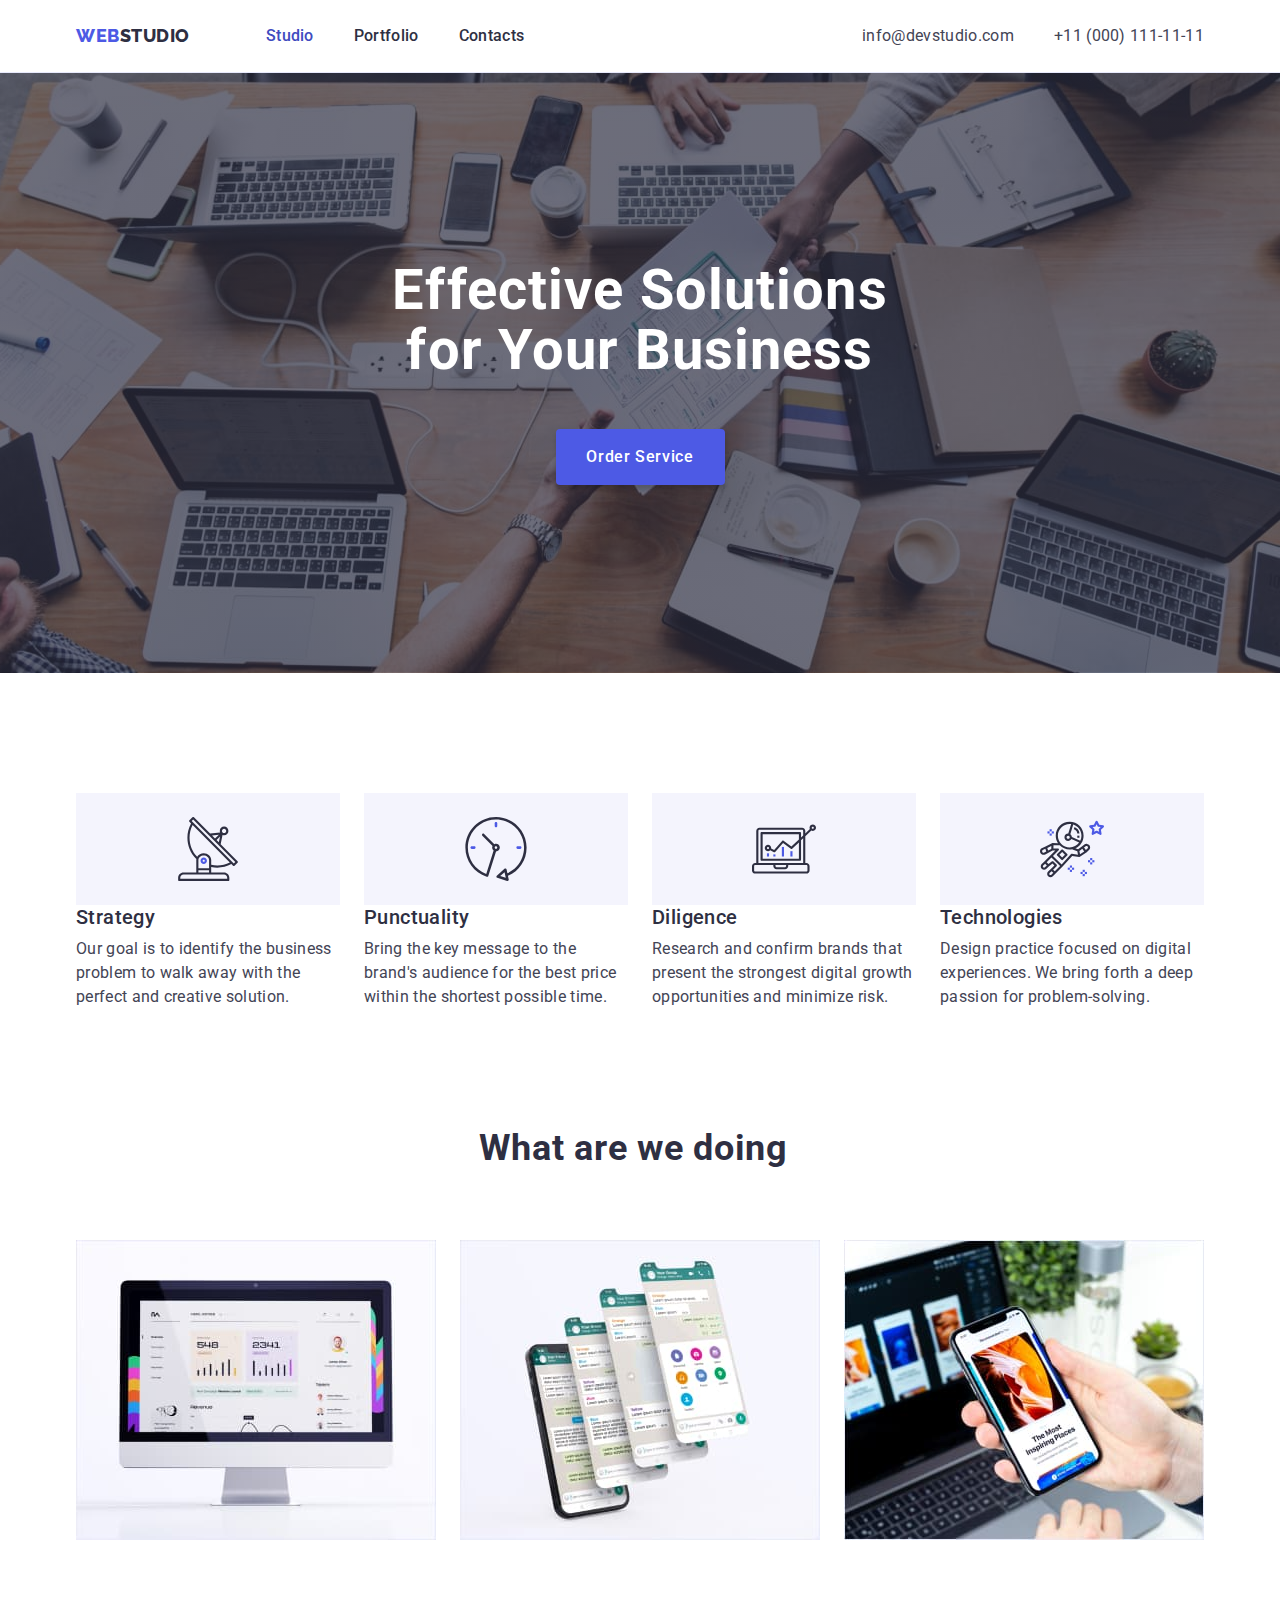
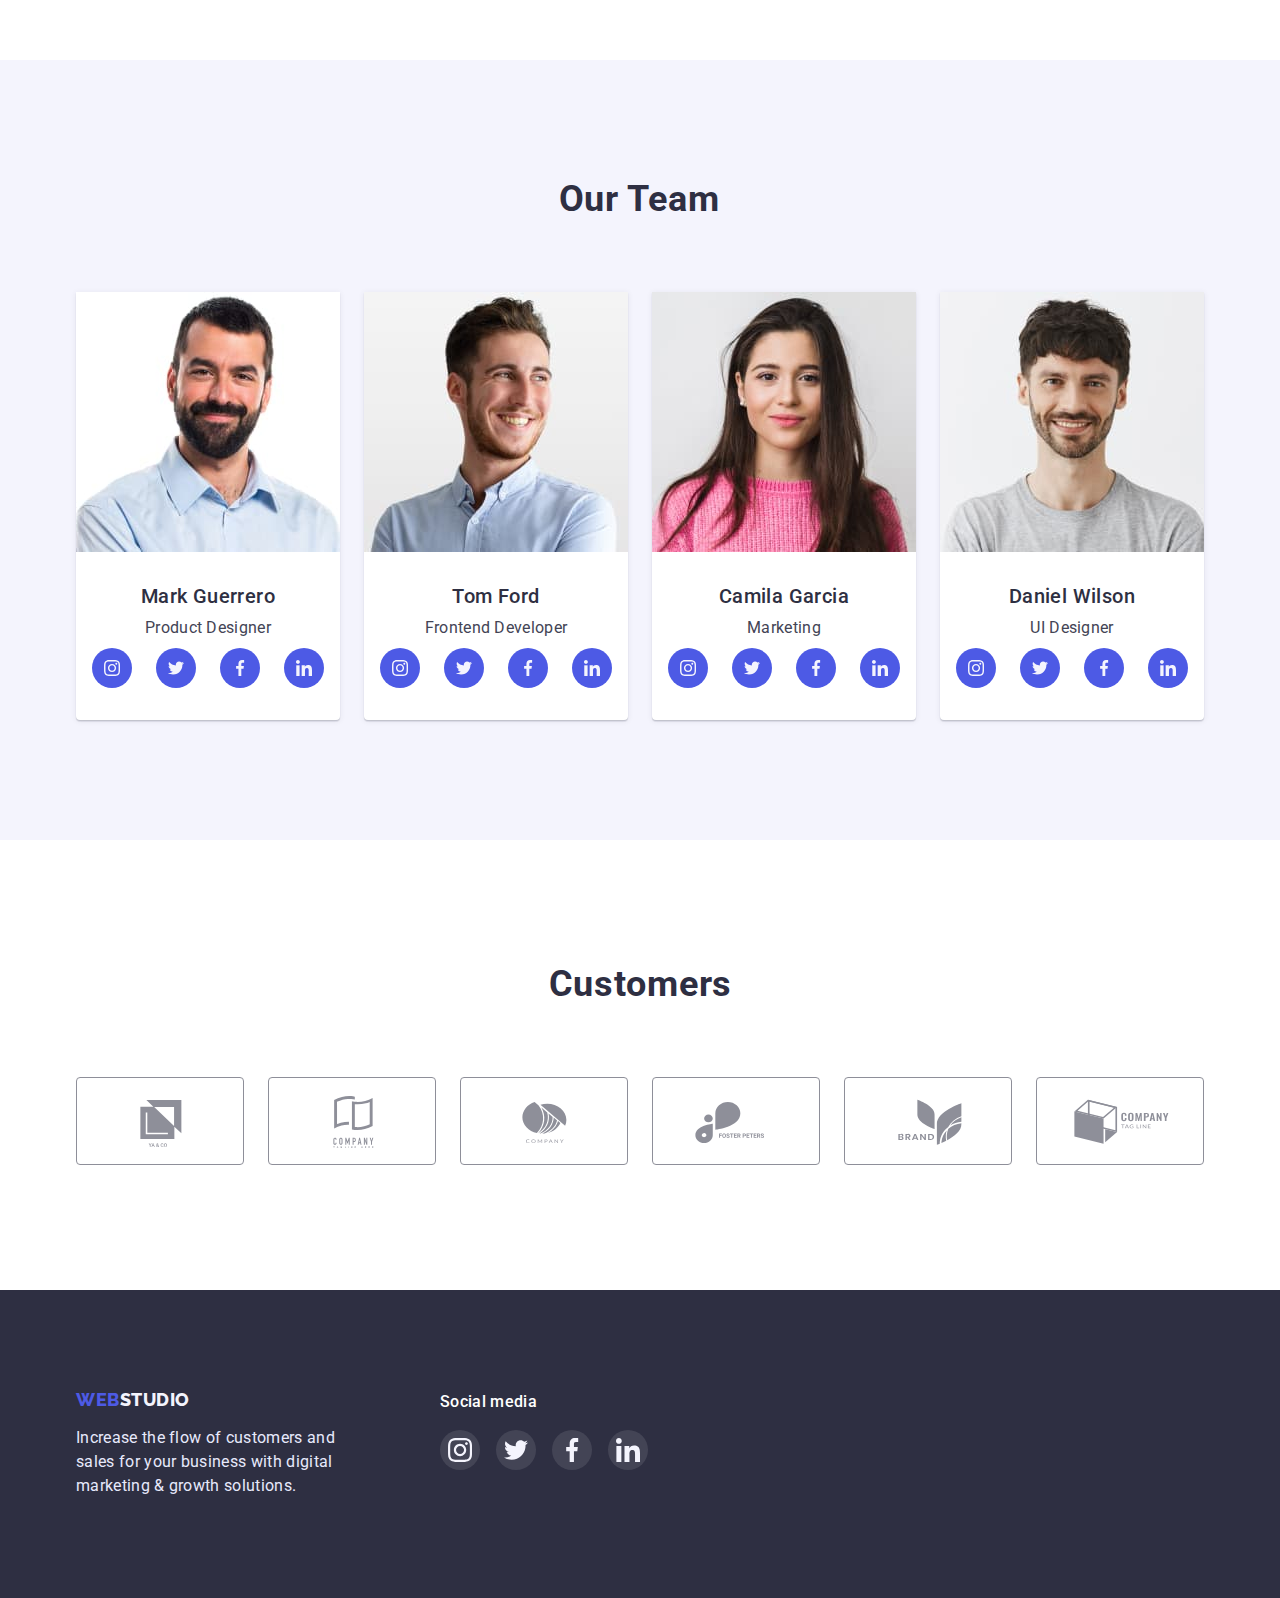
<file: index.html>
<!DOCTYPE html>
<html lang="en">
  <head>
    <meta charset="UTF-8" />
    <meta http-equiv="X-UA-Compatible" content="IE=edge" />
    <meta name="viewport" content="width=device-width, initial-scale=1.0" />
    <title>Webstudio</title>
    <link rel="preconnect" href="https://fonts.googleapis.com" />
    <link rel="preconnect" href="https://fonts.gstatic.com" crossorigin />
    <link
      href="https://fonts.googleapis.com/css2?family=Raleway:wght@800&family=Roboto:wght@400;500;700;900&display=swap"
      rel="stylesheet"
    />
    <link
      rel="stylesheet"
      href="https://cdnjs.cloudflare.com/ajax/libs/modern-normalize/1.1.0/modern-normalize.min.css"
    />

    <link rel="stylesheet" href="./css/styles.css" />
  </head>

  <body>
    <header class="header">
      <div class="container header-container">
        <nav class="header-navigation">
          <a class="header-logo link" href="./index.html"
            >Web<span class="color">Studio</span></a
          >
          <ul class="header-list list">
            <li>
              <a class="header-item link current" href="./index.html">Studio</a>
            </li>
            <li>
              <a class="header-item link" href="./portfolio.html">Portfolio</a>
            </li>
            <li>
              <a class="header-item link" href="#">Contacts</a>
            </li>
          </ul>
        </nav>
        <address>
          <ul class="list address-list">
            <li>
              <a class="header-mail link" href="mailto:info@devstudio.com"
                >info@devstudio.com</a
              >
            </li>
            <li>
              <a class="header-tel link" href="tel:+110001111111"
                >+11 (000) 111-11-11</a
              >
            </li>
          </ul>
        </address>
      </div>
    </header>

    <main>
      <section class="hero">
        <h1 class="hero-title">Effective Solutions for Your Business</h1>
        <button class="hero-btn" type="button">Order Service</button>
      </section>

      <section class="about">
        <div class="container">
          <h2 class="visually-hidden">Features</h2>
          <ul class="features-list list">
            <li class="features-item">
              <div class="icon-features">
                <svg width="64px" height="64px" class="icon">
                  <use href="./images/icons.svg#icon-antenna"></use>
                </svg>
              </div>
              <h3 class="features-subtitle">Strategy</h3>
              <p class="features-text">
                Our goal is to identify the business problem to walk away with
                the perfect and creative solution.
              </p>
            </li>
            <li class="features-item">
              <div class="icon-features">
                <svg width="64px" height="64px" class="icon">
                  <use href="./images/icons.svg#icon-clock"></use>
                </svg>
              </div>

              <h3 class="features-subtitle">Punctuality</h3>
              <p class="features-text">
                Bring the key message to the brand's audience for the best price
                within the shortest possible time.
              </p>
            </li>
            <li class="features-item">
              <div class="icon-features">
                <svg width="64px" height="64px" class="icon">
                  <use href="./images/icons.svg#icon-diagram"></use>
                </svg>
              </div>
              <h3 class="features-subtitle">Diligence</h3>
              <p class="features-text">
                Research and confirm brands that present the strongest digital
                growth opportunities and minimize risk.
              </p>
            </li>
            <li class="features-item">
              <div class="icon-features">
                <svg width="64px" height="64px" class="icon">
                  <use href="./images/icons.svg#icon-astronaut"></use>
                </svg>
              </div>
              <h3 class="features-subtitle">Technologies</h3>
              <p class="features-text">
                Design practice focused on digital experiences. We bring forth a
                deep passion for problem-solving.
              </p>
            </li>
          </ul>
        </div>
      </section>

      <section class="doing">
        <div class="container">
          <h2 class="doing-title">What are we doing</h2>
          <ul class="doing-list list">
            <li class="doing-item">
              <img
                src="./images/img1.jpg"
                alt="Desktop"
                width="360"
                height="300"
              />
            </li>
            <li class="doing-item">
              <img
                src="./images/img2.jpg"
                alt="Phone"
                width="360"
                height="300"
              />
            </li>
            <li class="doing-item">
              <img
                src="./images/img3.jpg"
                alt="Phone with desktop"
                width="360"
                height="300"
              />
            </li>
          </ul>
        </div>
      </section>

      <section class="team">
        <div class="container">
          <h2 class="team-title">Our Team</h2>
          <ul class="team-list list">
            <li class="team-item">
              <img
                class="team-img"
                src="./images/img11.jpg"
                alt="Mark Guerrero"
                width="264"
                height="260"
              />
              <div class="team-item-hp">
                <h3 class="team-subtitle">Mark Guerrero</h3>
                <p class="team-text">Product Designer</p>
                <ul class="team-soc-list list">
                  <li class="team-soc-item">
                    <a class="team-soc-link link" href="">
                      <svg class="team-soc-icon" width="16px" height="16px">
                        <use href="./images/icons.svg#icon-instagram"></use>
                      </svg>
                    </a>
                  </li>
                  <li class="team-soc-item">
                    <a class="team-soc-link link" href="">
                      <svg class="team-soc-icon" width="16px" height="16px">
                        <use href="./images/icons.svg#icon-twitter-1"></use>
                      </svg>
                    </a>
                  </li>
                  <li class="team-soc-item">
                    <a class="team-soc-link link" href="">
                      <svg class="team-soc-icon" width="16px" height="16px">
                        <use href="./images/icons.svg#icon-facebook"></use>
                      </svg>
                    </a>
                  </li>
                  <li class="team-soc-item">
                    <a class="team-soc-link link" href="">
                      <svg class="team-soc-icon" width="16px" height="16px">
                        <use href="./images/icons.svg#icon-linkedin"></use>
                      </svg>
                    </a>
                  </li>
                </ul>
              </div>
            </li>
            <li class="team-item">
              <img
                class="team-img"
                src="./images/img22.jpg"
                alt="Tom Ford"
                width="264"
                height="260"
              />
              <div class="team-item-hp">
                <h3 class="team-subtitle">Tom Ford</h3>
                <p class="team-text">Frontend Developer</p>
                <ul class="team-soc-list list">
                  <li class="team-soc-item">
                    <a class="team-soc-link link" href="">
                      <svg class="team-soc-icon" width="16px" height="16px">
                        <use href="./images/icons.svg#icon-instagram"></use>
                      </svg>
                    </a>
                  </li>
                  <li class="team-soc-item">
                    <a class="team-soc-link link" href="">
                      <svg class="team-soc-icon" width="16px" height="16px">
                        <use href="./images/icons.svg#icon-twitter-1"></use>
                      </svg>
                    </a>
                  </li>
                  <li class="team-soc-item">
                    <a class="team-soc-link link" href="">
                      <svg class="team-soc-icon" width="16px" height="16px">
                        <use href="./images/icons.svg#icon-facebook"></use>
                      </svg>
                    </a>
                  </li>
                  <li class="team-soc-item">
                    <a class="team-soc-link link" href="">
                      <svg class="team-soc-icon" width="16px" height="16px">
                        <use href="./images/icons.svg#icon-linkedin"></use>
                      </svg>
                    </a>
                  </li>
                </ul>
              </div>
            </li>
            <li class="team-item">
              <img
                class="team-img"
                src="./images/img33.jpg"
                alt="Camila Garcia"
                width="264"
                height="260"
              />
              <div class="team-item-hp">
                <h3 class="team-subtitle">Camila Garcia</h3>
                <p class="team-text">Marketing</p>
                <ul class="team-soc-list list">
                  <li class="team-soc-item">
                    <a class="team-soc-link link" href="">
                      <svg class="team-soc-icon" width="16px" height="16px">
                        <use href="./images/icons.svg#icon-instagram"></use>
                      </svg>
                    </a>
                  </li>
                  <li class="team-soc-item">
                    <a class="team-soc-link link" href="">
                      <svg class="team-soc-icon" width="16px" height="16px">
                        <use href="./images/icons.svg#icon-twitter-1"></use>
                      </svg>
                    </a>
                  </li>
                  <li class="team-soc-item">
                    <a class="team-soc-link link" href="">
                      <svg class="team-soc-icon" width="16px" height="16px">
                        <use href="./images/icons.svg#icon-facebook"></use>
                      </svg>
                    </a>
                  </li>
                  <li class="team-soc-item">
                    <a class="team-soc-link link" href="">
                      <svg class="team-soc-icon" width="16px" height="16px">
                        <use href="./images/icons.svg#icon-linkedin"></use>
                      </svg>
                    </a>
                  </li>
                </ul>
              </div>
            </li>
            <li class="team-item">
              <img
                class="team-img"
                src="./images/img44.jpg"
                alt="Daniel Wilson"
                width="264"
                height="260"
              />
              <div class="team-item-hp">
                <h3 class="team-subtitle">Daniel Wilson</h3>
                <p class="team-text">UI Designer</p>
                <ul class="team-soc-list list">
                  <li class="team-soc-item">
                    <a class="team-soc-link link" href="">
                      <svg class="team-soc-icon" width="16px" height="16px">
                        <use href="./images/icons.svg#icon-instagram"></use>
                      </svg>
                    </a>
                  </li>
                  <li class="team-soc-item">
                    <a class="team-soc-link link" href="">
                      <svg class="team-soc-icon" width="16px" height="16px">
                        <use href="./images/icons.svg#icon-twitter-1"></use>
                      </svg>
                    </a>
                  </li>
                  <li class="team-soc-item">
                    <a class="team-soc-link link" href="">
                      <svg class="team-soc-icon" width="16px" height="16px">
                        <use href="./images/icons.svg#icon-facebook"></use>
                      </svg>
                    </a>
                  </li>
                  <li class="team-soc-item">
                    <a class="team-soc-link link" href="">
                      <svg class="team-soc-icon" width="16px" height="16px">
                        <use href="./images/icons.svg#icon-linkedin"></use>
                      </svg>
                    </a>
                  </li>
                </ul>
              </div>
            </li>
          </ul>
        </div>
      </section>
      <div class="container">
        <h2 class="customers-title">Customers</h2>
        <ul class="customers-title-list list">
          <li class="customers-title-item">
            <a class="customers-title-link link" href="">
              <svg class="customers-title-icon" width="104px" height="56px">
                <use href="./images/icons.svg#icon-Logo1"></use>
              </svg>
            </a>
          </li>
          <li class="customers-title-item">
            <a class="customers-title-link link" href="">
              <svg class="customers-title-icon" width="104px" height="56px">
                <use href="./images/icons.svg#icon-Logo2"></use>
              </svg>
            </a>
          </li>
          <li class="customers-title-item">
            <a class="customers-title-link link" href="">
              <svg class="customers-title-icon" width="104px" height="56px">
                <use href="./images/icons.svg#icon-Logo3"></use>
              </svg>
            </a>
          </li>
          <li class="customers-title-item">
            <a class="customers-title-link link" href="">
              <svg class="customers-title-icon" width="104px" height="56px">
                <use href="./images/icons.svg#icon-Logo4"></use>
              </svg>
            </a>
          </li>
          <li class="customers-title-item">
            <a class="customers-title-link link" href="">
              <svg class="customers-title-icon" width="104px" height="56px">
                <use href="./images/icons.svg#icon-Logo5"></use>
              </svg>
            </a>
          </li>
          <li class="customers-title-item">
            <a class="customers-title-link link" href="">
              <svg class="customers-title-icon" width="104px" height="56px">
                <use href="./images/icons.svg#icon-Logo6"></use>
              </svg>
            </a>
          </li>
        </ul>
      </div>
    </main>

    <footer>
      <div class="background-footer">
        <div class="container">
          <section class="footer">
            <div class="footer-logo-ap">
              <a class="footer-logo link" href="./index.html"
                >Web<span class="color">Studio</span></a
              >
              <p class="footer-text">
                Increase the flow of customers and sales for your business with
                digital marketing & growth solutions.
              </p>
            </div>

            <div class="social-media-content">
              <h3 class="social-media">Social media</h3>
              <ul class="social-media-list list">
                <li class="social-media-item">
                  <a class="social-media-link"
                    ><svg class="social-media-icon" width="24px" height="24px">
                      <use href="./images/icons.svg#icon-instagram"></use></svg
                  ></a>
                </li>
                <li class="social-media-item">
                  <a class="social-media-link"
                    ><svg class="social-media-icon" width="24px" height="24px">
                      <use href="./images/icons.svg#icon-twitter-1"></use></svg
                  ></a>
                </li>
                <li class="social-media-item">
                  <a class="social-media-link"
                    ><svg class="social-media-icon" width="24px" height="24px">
                      <use href="./images/icons.svg#icon-facebook"></use></svg
                  ></a>
                </li>
                <li class="social-media-item">
                  <a class="social-media-link"
                    ><svg class="social-media-icon" width="24px" height="24px">
                      <use href="./images/icons.svg#icon-linkedin"></use></svg
                  ></a>
                </li>
              </ul>
            </div>
          </section>
        </div>
      </div>
    </footer>
  </body>
</html>
</file>
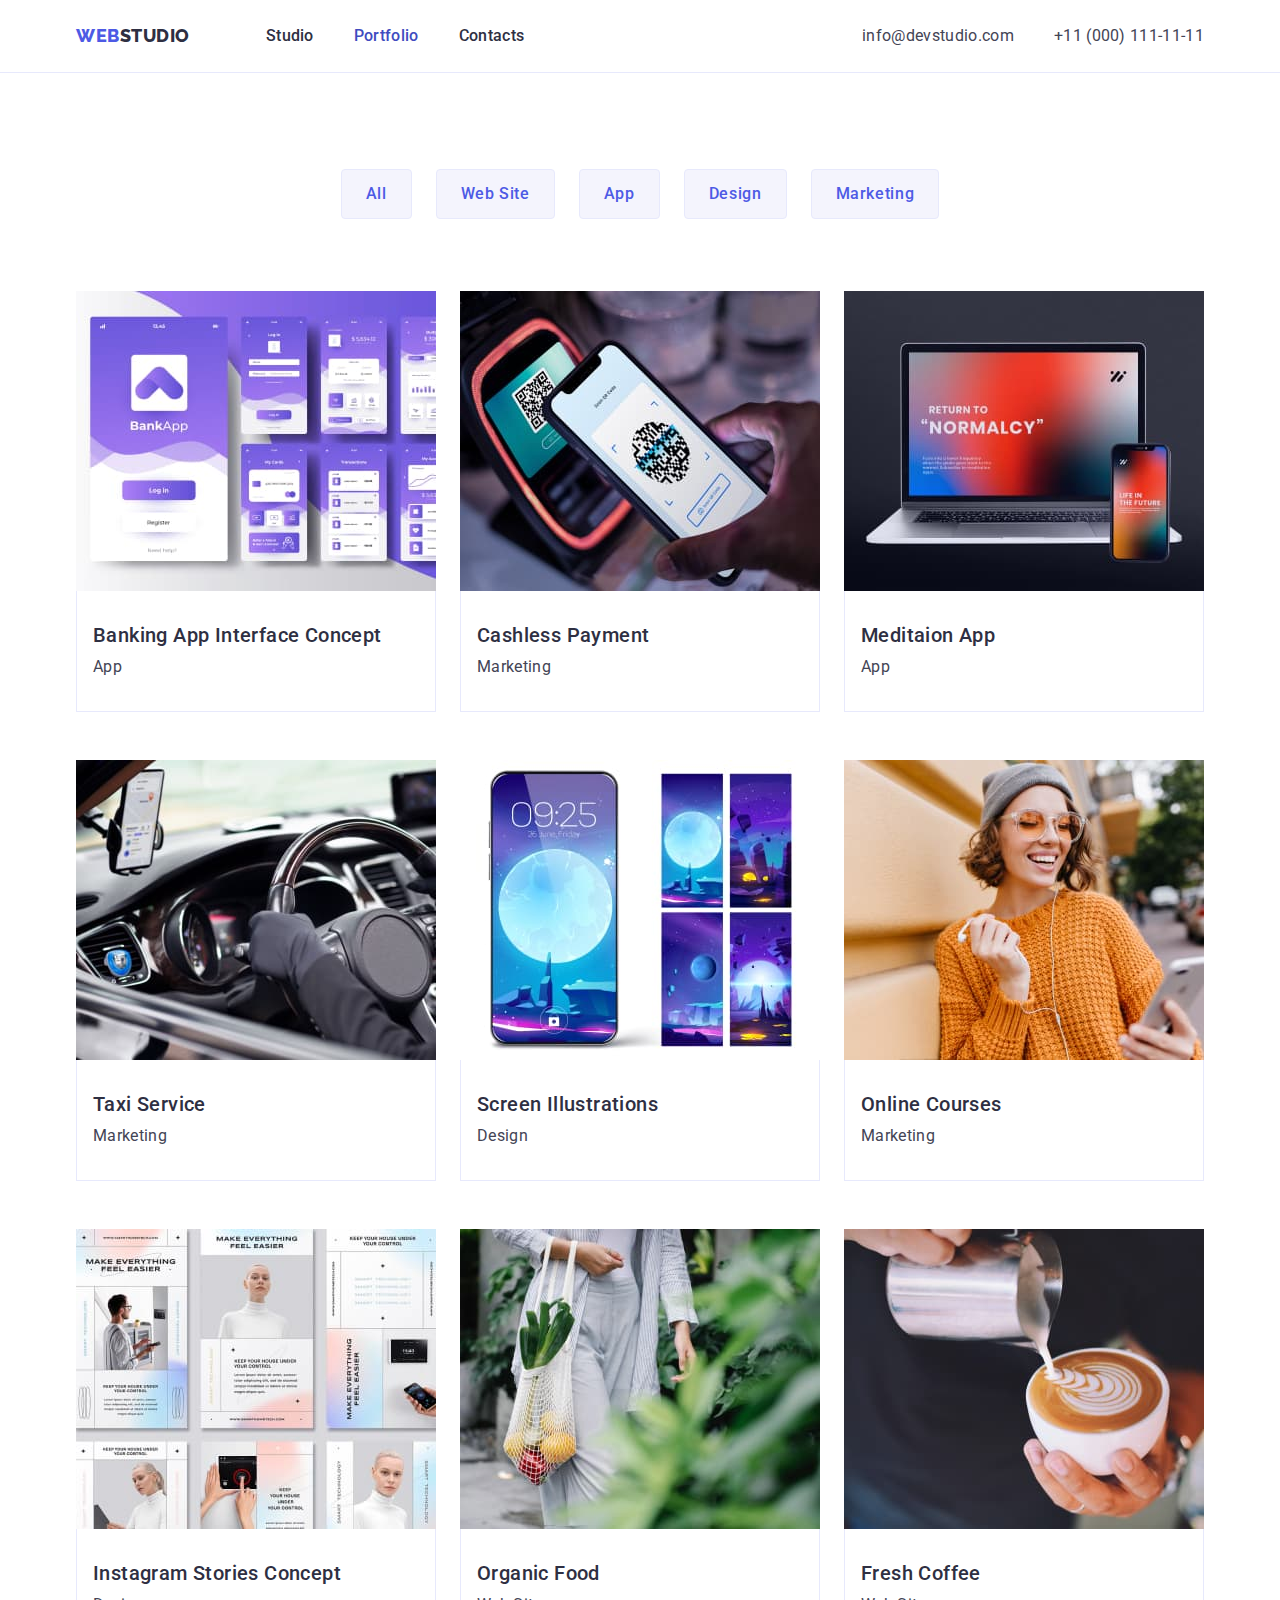
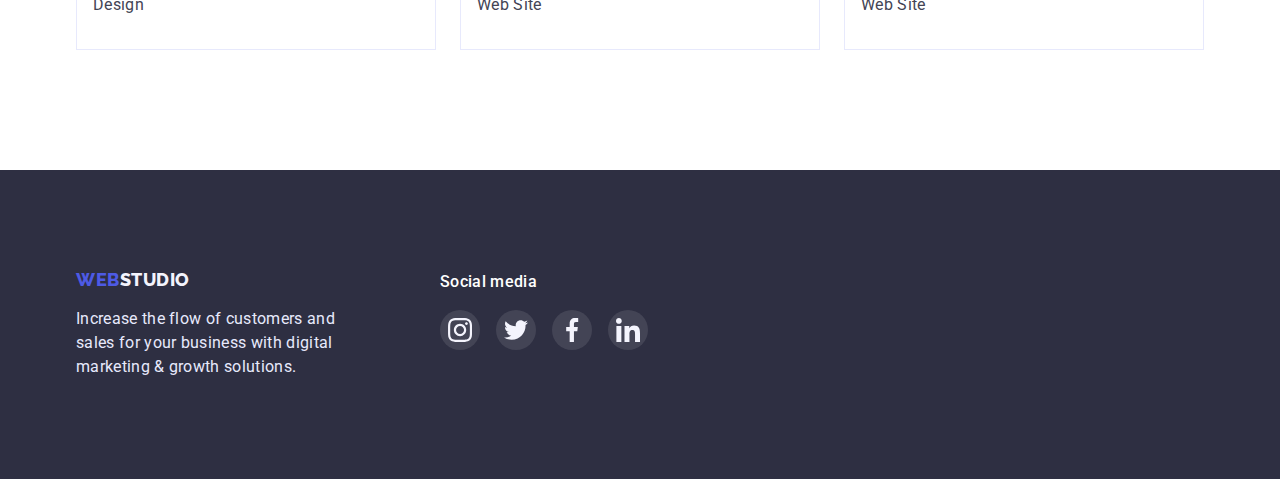
<file: portfolio.html>
<!DOCTYPE html>
<html lang="en">
  <head>
    <meta charset="UTF-8" />
    <meta http-equiv="X-UA-Compatible" content="IE=edge" />
    <meta name="viewport" content="width=device-width, initial-scale=1.0" />
    <title>Webstudio</title>
    <link rel="preconnect" href="https://fonts.googleapis.com" />
    <link rel="preconnect" href="https://fonts.gstatic.com" crossorigin />
    <link
      href="https://fonts.googleapis.com/css2?family=Raleway:wght@800&family=Roboto:wght@400;500;700;900&display=swap"
      rel="stylesheet"
    />

    <link
      rel="stylesheet"
      href="https://cdnjs.cloudflare.com/ajax/libs/modern-normalize/1.1.0/modern-normalize.min.css"
    />
    <link rel="stylesheet" href="./css/styles.css" />
  </head>

  <body>
    <header class="header">
      <div class="container header-container">
        <nav class="header-navigation">
          <a class="header-logo link" href="./index.html"
            >Web<span class="color">Studio</span></a
          >
          <ul class="header-list list">
            <li>
              <a class="header-item link" href="./index.html">Studio</a>
            </li>
            <li>
              <a class="header-item link current" href="./portfolio.html"
                >Portfolio</a
              >
            </li>
            <li><a class="header-item link" href="#">Contacts</a></li>
          </ul>
        </nav>
        <address>
          <ul class="list address-list">
            <li>
              <a class="header-mail link" href="mailto:info@devstudio.com"
                >info@devstudio.com</a
              >
            </li>
            <li>
              <a class="header-tel link" href="tel:+110001111111"
                >+11 (000) 111-11-11</a
              >
            </li>
          </ul>
        </address>
      </div>
    </header>

    <main>
      <div class="container">
        <h1 class="visually-hidden">Our projects</h1>
        <nav class="nav-list">
          <ul class="filter list">
            <li><button class="filter-btn" type="button">All</button></li>
            <li>
              <button class="filter-btn" type="button">Web Site</button>
            </li>
            <li><button class="filter-btn" type="button">App</button></li>
            <li><button class="filter-btn" type="button">Design</button></li>
            <li>
              <button class="filter-btn list" type="button">Marketing</button>
            </li>
          </ul>
        </nav>
      </div>

      <section>
        <div class="container">
          <ul class="project list">
            <li class="project-item">
              <a class="project-item-link link" href="">
                <img
                  src="./images/imgp.jpg"
                  alt="BankApp"
                  width="360"
                  height="300"
                />
                <div class="project-item-hp">
                  <h2 class="project-subtitle">
                    Banking App Interface Concept
                  </h2>
                  <p class="project-text">App</p>
                </div>
              </a>
            </li>

            <li class="project-item">
              <a class="project-item-link link" href="">
                <img
                  src="./images/imgp(1).jpg"
                  alt="Payment"
                  width="360"
                  height="300"
                />
                <div class="project-item-hp">
                  <h2 class="project-subtitle">Cashless Payment</h2>
                  <p class="project-text">Marketing</p>
                </div>
              </a>
            </li>

            <li class="project-item">
              <a class="project-item-link link" href="">
                <img
                  src="./images/imgp(2).jpg"
                  alt="Laptop and phone"
                  width="360"
                  height="300"
                />
                <div class="project-item-hp">
                  <h2 class="project-subtitle">Meditaion App</h2>
                  <p class="project-text">App</p>
                </div>
              </a>
            </li>

            <li class="project-item">
              <a class="project-item-link link" href="">
                <img
                  src="./images/imgp(3).jpg"
                  alt="Taxi"
                  width="360"
                  height="300"
                />
                <div class="project-item-hp">
                  <h2 class="project-subtitle">Taxi Service</h2>
                  <p class="project-text">Marketing</p>
                </div>
              </a>
            </li>

            <li class="project-item">
              <a class="project-item-link link" href="">
                <img
                  src="./images/imgp(4).jpg"
                  alt="Screen Illustrations"
                  width="360"
                  height="300"
                />
                <div class="project-item-hp">
                  <h2 class="project-subtitle">Screen Illustrations</h2>
                  <p class="project-text">Design</p>
                </div>
              </a>
            </li>

            <li class="project-item">
              <a class="project-item-link link" href="">
                <img
                  src="./images/imgp(5).jpg"
                  alt="happy girl"
                  width="360"
                  height="300"
                />
                <div class="project-item-hp">
                  <h2 class="project-subtitle">Online Courses</h2>
                  <p class="project-text">Marketing</p>
                </div>
              </a>
            </li>

            <li class="project-item">
              <a class="project-item-link link" href="">
                <img
                  src="./images/imgp(6).jpg"
                  alt="Stories"
                  width="360"
                  height="300"
                />
                <div class="project-item-hp">
                  <h2 class="project-subtitle">Instagram Stories Concept</h2>
                  <p class="project-text">Design</p>
                </div>
              </a>
            </li>

            <li class="project-item">
              <a class="project-item-link link" href="">
                <img
                  src="./images/imgp(7).jpg"
                  alt="fruit in a bag"
                  width="360"
                  height="300"
                />
                <div class="project-item-hp">
                  <h2 class="project-subtitle">Organic Food</h2>
                  <p class="project-text">Web Site</p>
                </div>
              </a>
            </li>

            <li class="project-item">
              <a class="project-item-link link" href="">
                <img
                  src="./images/imgp(8).jpg"
                  alt="Coffee"
                  width="360"
                  height="300"
                />
                <div class="project-item-hp">
                  <h2 class="project-subtitle">Fresh Coffee</h2>
                  <p class="project-text">Web Site</p>
                </div>
              </a>
            </li>
          </ul>
        </div>
      </section>
    </main>

    <footer>
      <div class="background-footer">
        <div class="container">
          <section class="footer">
            <div class="footer-logo-ap">
              <a class="footer-logo link" href="./index.html"
                >Web<span class="color">Studio</span></a
              >
              <p class="footer-text">
                Increase the flow of customers and sales for your business with
                digital marketing & growth solutions.
              </p>
            </div>

            <div class="social-media-content">
              <h3 class="social-media">Social media</h3>
              <ul class="social-media-list list">
                <li class="social-media-item">
                  <a class="social-media-link"
                    ><svg class="social-media-icon" width="24px" height="24px">
                      <use href="./images/icons.svg#icon-instagram"></use></svg
                  ></a>
                </li>
                <li class="social-media-item">
                  <a class="social-media-link"
                    ><svg class="social-media-icon" width="24px" height="24px">
                      <use href="./images/icons.svg#icon-twitter-1"></use></svg
                  ></a>
                </li>
                <li class="social-media-item">
                  <a class="social-media-link"
                    ><svg class="social-media-icon" width="24px" height="24px">
                      <use href="./images/icons.svg#icon-facebook"></use></svg
                  ></a>
                </li>
                <li class="social-media-item">
                  <a class="social-media-link"
                    ><svg class="social-media-icon" width="24px" height="24px">
                      <use href="./images/icons.svg#icon-linkedin"></use></svg
                  ></a>
                </li>
              </ul>
            </div>
          </section>
        </div>
      </div>
    </footer>
  </body>
</html>
</file>
<file: css/styles.css>
:root {
  --color-text: #434455;
  --color-text-title: #2e2f42;
  --color-brand: #4d5ae5;
  --color-brand-focus: #404bbf;
  --color-button-text: #ffffff;
  --card-set-gap: 24px;
}
p,
h1,
h2,
h3,
h4,
h5,
h6 {
  margin: 0;
}
ul {
  margin: 0;
  padding-left: 0;
}

img {
  display: block;
  max-width: 100%;
  height: auto;
  margin: 0;
}

body {
  font-family: 'Roboto', sans-serif;
  color: var(--color-text-title);
}

.container {
  max-width: 1158px;
  padding-left: 15px;
  padding-right: 15px;
  margin: 0 auto;
}

.header {
  padding-top: 24px;
  padding-bottom: 24px;
  border-bottom: 1px solid #e7e9fc;
}

.link {
  text-decoration: none;
  color: var(--color-text-title);
}

.list {
  list-style: none;
}
.header-logo {
  font-family: 'Raleway';
  font-style: normal;
  font-weight: 800;
  font-size: 18px;
  line-height: 1.33;
  letter-spacing: 0.03em;
  text-transform: uppercase;
  color: var(--color-brand);
  margin-right: 76px;
}
.header-logo .color {
  color: var(--color-text-title);
  padding-top: 10px;
  padding-bottom: 10px;
}
.header-logo:focus,
.header-logo:hover .header {
}

.header-container {
  display: flex;
  align-items: center;
}

.header-navigation {
  display: flex;
  align-items: center;
  margin-right: auto;
}
.logo {
}
.header-list {
  display: flex;
  gap: 40px;
}

.header-item {
  font-weight: 500;
  font-size: 16px;
  line-height: 1.5;
  letter-spacing: 0.02em;
  color: inherit;
  padding-top: 10px;
  padding-bottom: 10px;
}
.header-item:focus,
.header-item:hover,
.header-item.current {
  color: var(--color-brand-focus);
}

.address-list {
  display: flex;
  gap: 40px;
}
.header-mail {
  font-style: normal;
  font-size: 16px;
  line-height: 1.5;
  letter-spacing: 0.02em;
  color: var(--color-text);
  padding-bottom: 10px;
  padding-top: 10px;
}
.header-mail:focus,
.header-mail:hover {
  color: var(--color-brand-focus);
}

.header-tel {
  font-style: normal;
  font-size: 16px;
  line-height: 1.5;
  letter-spacing: 0.02em;
  color: var(--color-text);
  padding-bottom: 10px;
  padding-top: 10px;
}
.header-tel:focus,
.header-tel:hover {
  color: var(--color-brand-focus);
}

.hero {
  background-color: var(--color-text-title);
  background-image: linear-gradient(
      rgba(46, 47, 66, 0.7),
      rgba(46, 47, 66, 0.7)
    ),
    url(../images/office.jpg);
  background-repeat: no-repeat;
  background-position: center;
  background-size: cover;
  max-width: 1440px;

  padding-top: 188px;
  padding-bottom: 188px;
  text-align: center;
  margin-left: auto;
  margin-right: auto;
}
.hero-title {
  max-width: 496px;
  font-size: 56px;
  line-height: 1.07;
  letter-spacing: 0.02em;
  color: #ffffff;

  margin-bottom: 48px;
  margin-left: auto;
  margin-right: auto;
  text-align: center;
}

.hero-btn {
  min-width: 169px;
  height: 56px;
  font-weight: 500;
  font-size: 16px;
  line-height: 1.5;
  letter-spacing: 0.04em;
  color: var(--color-button-text);
  background-color: var(--color-brand);
  margin-bottom: 188px;
  border: transparent;
  border-radius: 4px;
  box-shadow: 0px 4px 4px rgba(0, 0, 0, 0.15);
  margin: 0 auto;
}
.hero-btn:focus,
.hero-btn:hover {
  background-color: var(--color-brand-focus);
  color: var(--color-button-text);
  cursor: pointer;
}

.about {
  padding-top: 120px;
  padding-bottom: 120px;
}

.icon-features {
  width: 264px;
  height: 112px;
  display: flex;
  justify-content: center;
  align-items: center;
  background-color: #f4f4fd;
}

.visually-hidden {
  position: absolute;
  white-space: nowrap;
  width: 1px;
  height: 1px;
  overflow: hidden;
  border: 0;
  padding: 0;
  clip: rect(0 0 0 0);
  clip-path: inset(50%);
  margin: -1px;
}

.features-list {
  display: flex;
  gap: 24px;
}

.features-subtitle {
  font-weight: 500;
  font-size: 20px;
  line-height: 1.2;
  letter-spacing: 0.02em;
  margin-bottom: 8px;
}

.features-text {
  width: 264px;
  font-size: 16px;
  line-height: 1.5;
  letter-spacing: 0.02em;
  color: var(--color-text);
}
.doing {
  padding-bottom: 120px;
}

.doing-title {
  width: 323px;
  margin: 0 auto;
  font-size: 36px;
  line-height: 1.1;
  letter-spacing: 0.02em;
  margin-bottom: 72px;
}

.doing-list {
  display: flex;
  gap: 24px;
}
.doing-item {
  flex-basis: calc((100% - 24px * 2) / 3);
}

.team-title {
  width: 163px;
  font-size: 36px;
  line-height: 1.1;
  letter-spacing: 0.02em;
  margin-bottom: 72px;
  margin-left: auto;
  margin-right: auto;
}

.team-list {
  display: flex;
  gap: 24px;
  text-align: center;
}

.team {
  background-color: #f4f4fd;
  padding-top: 120px;
  padding-bottom: 120px;
}

.team-item {
  flex-basis: calc((100% - 24px * 3) / 4);
  background-color: #ffffff;
  box-shadow: 0px 1px 6px rgba(46, 47, 66, 0.08),
    0px 1px 1px rgba(46, 47, 66, 0.16), 0px 2px 1px rgba(46, 47, 66, 0.08);
  border-radius: 0px 0px 4px 4px;
}

.team-item-hp {
  padding: 32px 16px;
}

.team-subtitle {
  font-weight: 500;
  font-size: 20px;
  line-height: 1.2;
  letter-spacing: 0.02em;
  margin-bottom: 8px;
}

.team-text {
  font-size: 16px;
  line-height: 1.5;
  letter-spacing: 0.02em;
  color: var(--color-text);
  margin-bottom: 8px;
}

.team-soc-list {
  display: flex;
  justify-content: center;
  gap: 24px;
}

.team-soc-item {
  width: 40px;
  height: 40px;
}

.team-soc-link {
  width: 100%;
  height: 100%;
  border-radius: 50%;
  display: flex;
  justify-content: center;
  align-items: center;
  background-color: var(--color-brand);
}

.team-soc-link:is(:hover, :focus) {
  background-color: var(--color-brand-focus);
}

.customers-title {
  width: 183px;
  font-size: 36px;
  line-height: 1.1;
  letter-spacing: 0.02em;
  margin-top: 125px;
  margin-bottom: 72px;
  margin-left: auto;
  margin-right: auto;
}

.customers-title-list {
  display: flex;
  justify-content: center;
  gap: 24px;
  padding-bottom: 125px;
}

.customers-title-item {
  width: 168px;
  height: 88px;
}

.customers-title-link {
  width: 100%;
  height: 100%;
  display: flex;
  justify-content: center;
  align-items: center;
  color: #8e8f99;
  border: 1px solid #8e8f99;
  border-radius: 4px;
}

.customers-title-icon {
  fill: currentColor;
}
.customers-title-link:hover,
.customers-title-link:focus {
  border-color: var(--color-brand-focus);
  color: var(--color-brand-focus);
}

/* ------- footer ----- */
.background-footer {
  background-color: var(--color-text-title);
}

.footer {
  display: flex;
  padding-top: 100px;
  padding-bottom: 100px;
}

.footer-logo-ap {
  display: block;
  max-width: 264px;
}

.footer-text {
  font-size: 16px;
  line-height: 1.5;
  letter-spacing: 0.02em;
  color: #e7e9fc;
  margin-top: 16px;
}

.footer-logo {
  font-family: 'Raleway';
  font-style: normal;
  font-weight: 800;
  font-size: 18px;
  line-height: 1.16;
  letter-spacing: 0.03em;
  text-transform: uppercase;
  color: var(--color-brand);
}
.footer-logo .color {
  color: #f4f4fd;
}

.footer-logo:focus,
.footer-logo:hover {
}

/*--------footer soc list------------- */
.social-media-content {
  display: block;
  margin-left: 100px;
}

.social-media {
  font-weight: 500;
  font-size: 16px;
  line-height: 1.5;
  letter-spacing: 0.02em;
  color: #ffffff;
  margin-bottom: 16px;
}
.social-media-list {
  display: flex;
  gap: 16px;
}
.social-media-item {
}
.social-media-link {
  display: flex;
  justify-content: center;
  align-items: center;
  height: 40px;
  width: 40px;
  background-color: rgba(255, 255, 255, 0.1);
  border-radius: 50%;
}

.social-media-link:is(:hover, :focus) {
  background-color: #31d0aa;
}

.social-media-icon {
}

/* --------portfolio <main>-------- */

.nav-list {
}

.filter {
  display: flex;
  gap: 24px;
  justify-content: center;
  margin-top: 96px;
  margin-bottom: 72px;
}

.filter-btn {
  font-style: normal;
  font-weight: 500;
  font-size: 16px;
  line-height: 1.5;
  letter-spacing: 0.04em;
  cursor: pointer;
  color: var(--color-brand);
  background: #f4f4fd;
  padding: 12px 24px;
  border: 1px solid #e7e9fc;
  border-radius: 4px;
}
.filter-btn:focus,
.filter-btn:hover {
  color: var(--color-button-text);
  background-color: var(--color-brand-focus);
  border: 1px solid var(--color-brand-focus);
  box-shadow: 0px 3px 1px rgba(0, 0, 0, 0.1), 0px 2px 1px rgba(0, 0, 0, 0.08),
    0px 2px 2px rgba(0, 0, 0, 0.12);
}

/* ------сетка на flax-------*/
.project.list {
  padding: 0;
  margin: 0;

  display: flex;
  flex-wrap: wrap;

  padding-bottom: 120px;
}

.project-item:nth-child(3n + 3) {
  margin-right: 0px;
}
.project-item:nth-child(n + 7) {
  margin-bottom: 0px;
}

.project-item {
  width: calc((100% - 48px) / 3);
  margin-right: var(--card-set-gap);
  margin-bottom: 48px;
}
.project-item-link {
  display: block;
}

.project-item-link:is(:hover, :focus) {
  box-shadow: 0px 1px 6px rgba(46, 47, 66, 0.08),
    0px 1px 1px rgba(46, 47, 66, 0.16), 0px 2px 1px rgba(46, 47, 66, 0.08);
}

.project-item-hp {
  padding: 32px 16px;
  border-left: 1px solid #e7e9fc;
  border-right: 1px solid #e7e9fc;
  border-bottom: 1px solid #e7e9fc;
}

/* ------сетка на flax-------*/

.project-subtitle {
  font-weight: 500;
  font-size: 20px;
  line-height: 1.2;
  letter-spacing: 0.02em;
  color: inherit;
  margin-bottom: 8px;
}

.project-text {
  font-size: 16px;
  line-height: 1.5;
  letter-spacing: 0.02em;
  color: var(--color-text);
}
</file>
